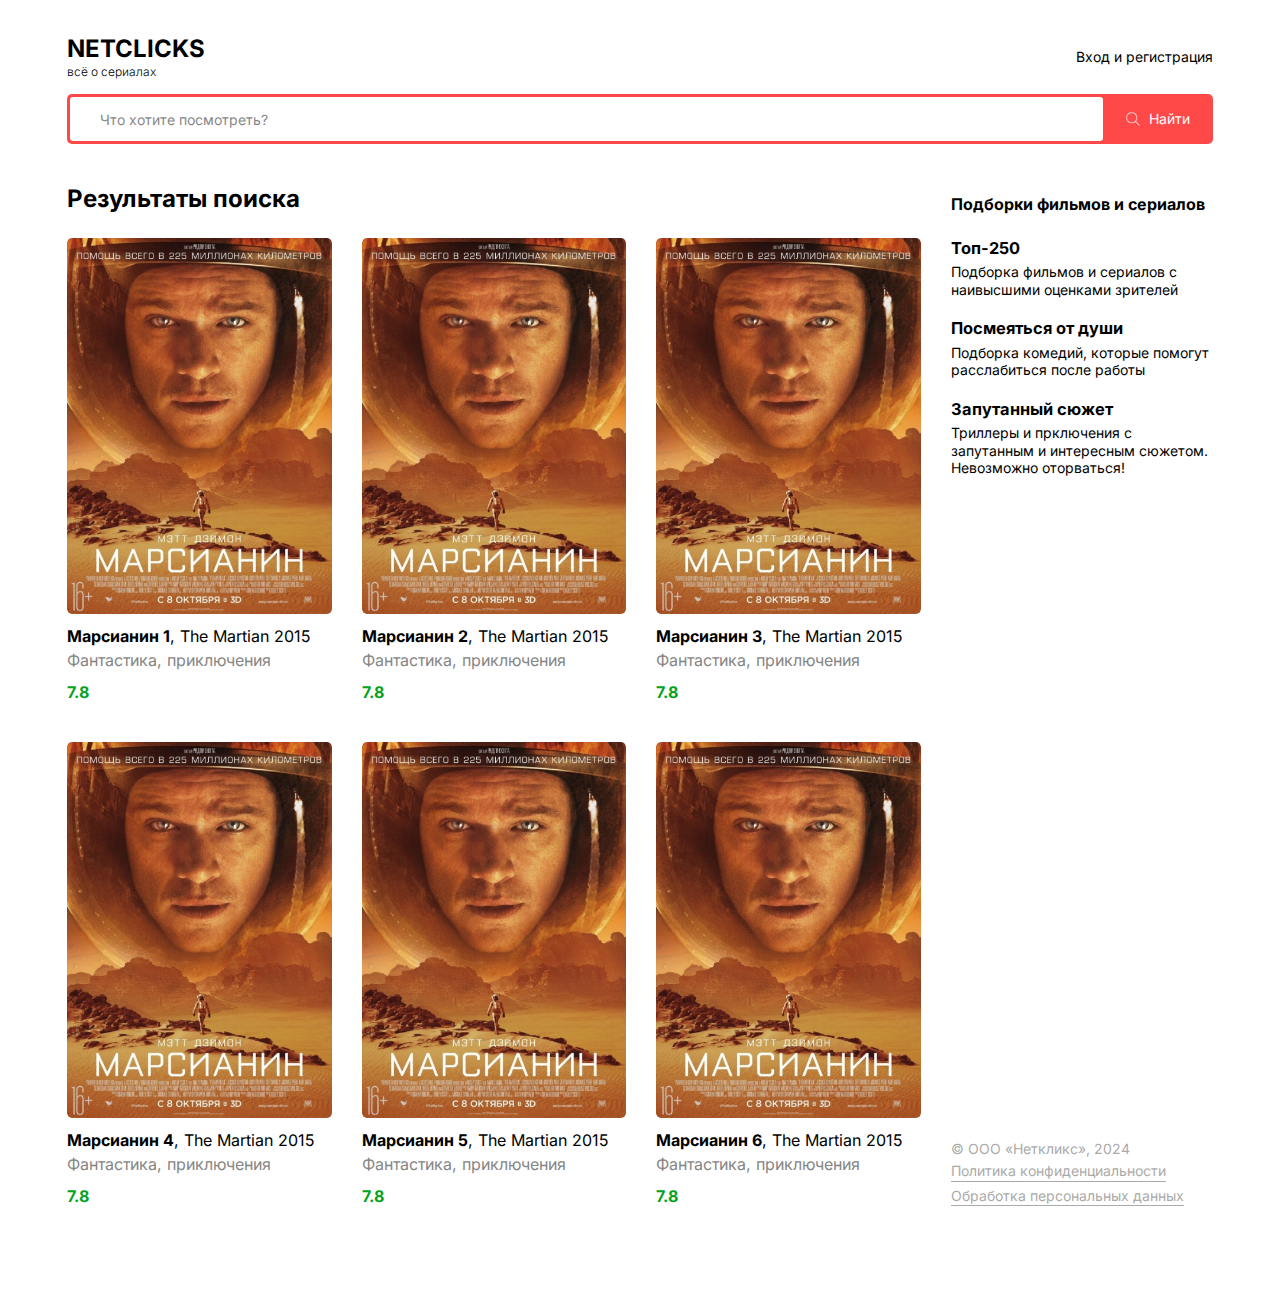
<file: index.html>
<!DOCTYPE html>
<html lang="ru">
<head>
  <meta charset="UTF-8">
  <meta name="viewport" content="width=device-width, initial-scale=1.0">
  <title>Netclicks</title>
  <link rel="preload" href="./fonts/inter-v18-cyrillic_latin-regular.woff2" as="font" type="font/woff2" crossorigin>
  <link rel="stylesheet" href="./styles.css">
  <script src="./scripts.js" defer></script>
</head>
<body>
  <header class="header">
    <div class="container header__container">
      <div class="logo">
        <h1 class="logo__name">Netclicks</h1>
        <p class="logo__text">всё о сериалах</p>
      </div>
      <a class="controls" href="#!">Вход и регистрация</a>
      <img class="burger" src="./img/burger.svg" alt="Мобильное меню">
    </div>
  </header>

  <main>
    <div class="search-block">
      <div class="container">
        <div class="search">
          <input class="search__input" type="text" placeholder="Что хотите посмотреть?">
          <button class="search__btn">
            <img class="search__btn-img" src="./img/search.svg" alt="иконка поиска">
            <span class="search__btn-text">Найти</span>
          </button>
        </div>
      </div>
    </div>

    <section class="content">
      <div class="container content__container">
        <div class="content-wrapper">
          <h2 class="content-wrapper__title">Результаты поиска</h2>

          <ul class="cards">
            <li class="card">
              <a class="card__link" href="./film.html">
                <img class="card__poster" src="./img/poster.jpeg" alt="Film poster" width="264" height="376">
                <div class="card__content">
                  <h3 class="card__title"><span>Марсианин</span>, The Martian 2015</h3>
                  <p class="card__style">Фантастика, приключения</p>
                </div>
                <p class="card__rating">7.8</p>
              </a>
            </li>

            <li class="card">
              <a class="card__link" href="./film.html">
                <img class="card__poster" src="./img/poster.jpeg" alt="Film poster" width="264" height="376">
                <div class="card__content">
                  <h3 class="card__title"><span>Марсианин</span>, The Martian 2015</h3>
                  <p class="card__style">Фантастика, приключения</p>
                </div>
                <p class="card__rating">7.8</p>
              </a>
            </li>

            <li class="card">
              <a class="card__link" href="./film.html">
                <img class="card__poster" src="./img/poster.jpeg" alt="Film poster" width="264" height="376">
                <div class="card__content">
                  <h3 class="card__title"><span>Марсианин</span>, The Martian 2015</h3>
                  <p class="card__style">Фантастика, приключения</p>
                </div>
                <p class="card__rating">7.8</p>
              </a>
            </li>

            <li class="card">
              <a class="card__link" href="./film.html">
                <img class="card__poster" src="./img/poster.jpeg" alt="Film poster" width="264" height="376">
                <div class="card__content">
                  <h3 class="card__title"><span>Марсианин</span>, The Martian 2015</h3>
                  <p class="card__style">Фантастика, приключения</p>
                </div>
                <p class="card__rating">7.8</p>
              </a>
            </li>

            <li class="card">
              <a class="card__link" href="./film.html">
                <img class="card__poster" src="./img/poster.jpeg" alt="Film poster" width="264" height="376">
                <div class="card__content">
                  <h3 class="card__title"><span>Марсианин</span>, The Martian 2015</h3>
                  <p class="card__style">Фантастика, приключения</p>
                </div>
                <p class="card__rating">7.8</p>
              </a>
            </li>

            <li class="card">
              <a class="card__link" href="./film.html">
                <img class="card__poster" src="./img/poster.jpeg" alt="Film poster" width="264" height="376">
                <div class="card__content">
                  <h3 class="card__title"><span>Марсианин</span>, The Martian 2015</h3>
                  <p class="card__style">Фантастика, приключения</p>
                </div>
                <p class="card__rating">7.8</p>
              </a>
            </li>
          </ul>
        </div>

        <aside class="selections-wrapper">
          <h3 class="selections-wrapper__title">Подборки фильмов и сериалов</h3>

          <ul class="selections">
            <li class="selection">
              <a class="selection__link" href="#!"><h3 class="selection__title">Топ-250</h3></a>
              <p class="selection__descr">Подборка фильмов и сериалов с наивысшими оценками зрителей</p>
            </li>
            <li class="selection">
              <a class="selection__link" href="#!"><h3 class="selection__title">Посмеяться от души</h3></a>
              <p class="selection__descr">Подборка комедий, которые помогут расслабиться после работы</p>
            </li>
            <li class="selection">
              <a class="selection__link" href="#!"><h3 class="selection__title">Запутанный сюжет</h3></a>
              <p class="selection__descr">Триллеры и прключения с запутанным и интересным сюжетом. Невозможно оторваться!</p>
            </li>
          </ul>

          <div class="footer">
            <p class="footer__copyright">© ООО «Неткликс», 2024</p>
            <a class="footer__link" href="#!">Политика конфиденциальности</a>
            <a class="footer__link" href="#!">Обработка персональных данных</a>
          </div>
        </aside>
      </div>
    </section>
  </main>

</body>
</html>
</file>
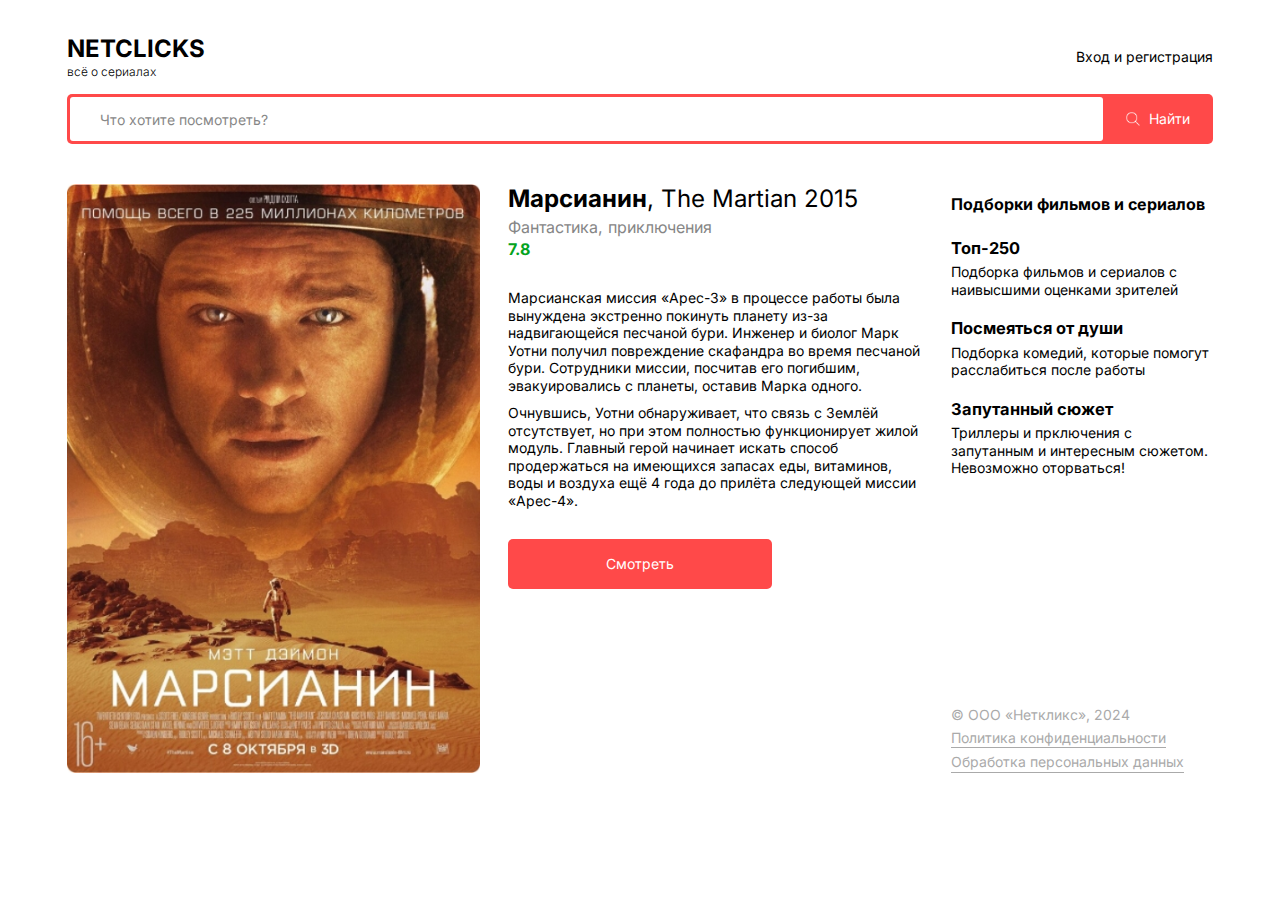
<file: film.html>
<!DOCTYPE html>
<html lang="ru">
<head>
  <meta charset="UTF-8">
  <meta name="viewport" content="width=device-width, initial-scale=1.0">
  <title>Netclicks</title>
  <link rel="preload" href="./fonts/inter-v18-cyrillic_latin-regular.woff2" as="font" type="font/woff2" crossorigin>
  <link rel="stylesheet" href="./styles.css">
  <script src="./scripts.js" defer></script>
</head>
<body>
  <header class="header">
    <div class="container header__container">
      <div class="logo">
        <h1 class="logo__name">Netclicks</h1>
        <p class="logo__text">всё о сериалах</p>
      </div>
      <a class="controls" href="#!">Вход и регистрация</a>
      <img class="burger" src="./img/burger.svg" alt="Мобильное меню">
    </div>
  </header>

  <main>
    <div class="search-block">
      <div class="container">
        <div class="search">
          <input class="search__input" type="text" placeholder="Что хотите посмотреть?">
          <button class="search__btn">
            <img class="search__btn-img" src="./img/search.svg" alt="иконка поиска">
            <span class="search__btn-text">Найти</span>
          </button>
        </div>
      </div>
    </div>

    <section class="content">
      <div class="container content__container">
        <div class="content-wrapper content-wrapper_film">
          <div class="film">
            <img class="film__poster" src="./img/poster.jpeg" alt="Film poster" width="460" height="655">
            <div class="film__content">
              <div class="film__head">
                <h2 class="film__title"><span>Марсианин</span>, The Martian 2015</h2>
                <p class="film__style">Фантастика, приключения</p>
                <p class="film__rating">7.8</p>
              </div>

              <div class="film__description">
                <p class="film__description-text">Марсианская миссия «Арес-3» в процессе работы была вынуждена экстренно покинуть планету из-за надвигающейся песчаной бури. Инженер и биолог Марк Уотни получил повреждение скафандра во время песчаной бури. Сотрудники миссии, посчитав его погибшим, эвакуировались с планеты, оставив Марка одного.</p>
                <p class="film__description-text">Очнувшись, Уотни обнаруживает, что связь с Землёй отсутствует, но при этом полностью функционирует жилой модуль. Главный герой начинает искать способ продержаться на имеющихся запасах еды, витаминов, воды и воздуха ещё 4 года до прилёта следующей миссии «Арес-4».</p>
              </div>

              <button class="film__btn">Смотреть</button>
            </div>
          </div>
        </div>

        <aside class="selections-wrapper">
          <h3 class="selections-wrapper__title">Подборки фильмов и сериалов</h3>

          <ul class="selections">
            <li class="selection">
              <a class="selection__link" href="#!"><h3 class="selection__title">Топ-250</h3></a>
              <p class="selection__descr">Подборка фильмов и сериалов с наивысшими оценками зрителей</p>
            </li>
            <li class="selection">
              <a class="selection__link" href="#!"><h3 class="selection__title">Посмеяться от души</h3></a>
              <p class="selection__descr">Подборка комедий, которые помогут расслабиться после работы</p>
            </li>
            <li class="selection">
              <a class="selection__link" href="#!"><h3 class="selection__title">Запутанный сюжет</h3></a>
              <p class="selection__descr">Триллеры и прключения с запутанным и интересным сюжетом. Невозможно оторваться!</p>
            </li>
          </ul>

          <div class="footer">
            <p class="footer__copyright">© ООО «Неткликс», 2024</p>
            <a class="footer__link" href="#!">Политика конфиденциальности</a>
            <a class="footer__link" href="#!">Обработка персональных данных</a>
          </div>
        </aside>
      </div>
    </section>
  </main>

</body>
</html>
</file>
<file: styles.css>
@font-face {
  font-display: swap;
  font-family: 'Inter';
  font-style: normal;
  font-weight: 300;
  src: url('../fonts/inter-v18-cyrillic_latin-300.woff2') format('woff2');
}
@font-face {
  font-display: swap;
  font-family: 'Inter';
  font-style: normal;
  font-weight: 400;
  src: url('../fonts/inter-v18-cyrillic_latin-regular.woff2') format('woff2');
}
@font-face {
  font-display: swap;
  font-family: 'Inter';
  font-style: normal;
  font-weight: 700;
  src: url('../fonts/inter-v18-cyrillic_latin-700.woff2') format('woff2');
}

html {
  box-sizing: border-box;
}
*,*::before,*::after {
  box-sizing: inherit;
}
* {
  margin: 0;
  padding: 0;
}
body {
  margin: 0;
  padding: 0;
  font-family: "Inter", sans-serif;
  font-optical-sizing: auto;
  font-weight: 400;
  font-style: normal;
  font-size: 14px;
  line-height: 1.25;
  color: #000;
}
img, svg {
  display: block;
  max-width: 100%;
  height: auto;
}
ul {
  list-style: none;
}
button, input, a {
  cursor: pointer;
  font: inherit;
  color: inherit;
}
a {
  text-decoration: none;
}
.container {
  max-width: 1196px;
  padding: 0 25px;
  margin: 0 auto;
}
.header {
  padding: 34px 0 15px;
}
.header__container {
  display: flex;
  justify-content: space-between;
  align-items: center;
  gap: 10px;
  flex-wrap: wrap;
}
.logo__name {
  font-size: 24px;
  font-weight: 700;
  text-transform: uppercase;
}
.logo__text {
  font-size: 12px;
  font-weight: 300;
  line-height: 15px;
}
.controls {
  color: inherit;
  text-decoration: none;
  transition: .3s;
  outline: none;
}
.controls:hover {
  color: #ff4949;
}
.burger {
  display: none;
  align-self: flex-start;
}
.search {
  display: flex;
  justify-content: space-between;
  align-items: center;
  gap: 3px;
  padding: 3px;
  border-radius: 5px;
  background-color: #ff4949;
  height: 50px;
}
.search__input {
  flex-grow: 1;
  min-width: 0;
  height: 100%;
  padding: 14px 30px;
  border-radius: 3px;
  border: none;
  background-color: #fff;
  outline: none;
  font: inherit;
}
.search__input::placeholder {
  color: #878787;
}
.search__btn {
  display: flex;
  align-items: center;
  gap: 9px;
  padding: 0 20px;
  border: none;
  background-color: transparent;
  outline: none;
  font: inherit;
}
.search__btn-img {
  flex-shrink: 0;
}
.search__btn-text {
  color: #fff;
}

.content {
  padding: 40px 0 94px;
}
.content__container {
  display: flex;
  justify-content: space-between;
  gap: 30px;
}

.content-wrapper {
  flex-grow: 1;
}
.content-wrapper__title {
  margin-bottom: 24px;
  font-size: 24px;
  font-weight: 700;
}

.cards {
  display: flex;
  flex-wrap: wrap;
  gap: 40px 30px;
}
.card {
  width: calc((100% - 60px) / 3);
}
.card__link {
  display: flex;
  flex-direction: column;
  gap: 12px;
}
.card__poster {
  max-height: 376px;
  width: 100%;
  object-fit: cover;
  border-radius: 5px;
}
.card__title {
  margin-bottom: 4px;
  font-size: 16px;
  font-weight: 400;
}
.card__title span {
  font-weight: 700;
}
.card__style {
  color: #868686;
  font-size: 16px;
}
.card__rating {
  color: #04a31e;
  font-size: 16px;
  font-weight: 700;
}

.selections-wrapper {
  width: 262px;
  flex-shrink: 0;
  display: flex;
  flex-direction: column;
  gap: 24px;
}
.selections-wrapper__title {
  padding-top: 10px;
  font-size: 16px;
  font-weight: 700;
}
.selections {
  flex-grow: 1;
  display: flex;
  flex-direction: column;
  gap: 20px;
}
.selection__link {
  display: block;
  width: fit-content;
  color: inherit;
  text-decoration: none;
  transition: .3s;
  outline: none;
  margin-bottom: 5px;
}
.selection__link:hover {
  color: #ff4949;
}

.footer {
  display: flex;
  flex-direction: column;
  gap: 5px;
  color: #aaaaaa;
}
.footer__link {
  width: fit-content;
  color: inherit;
  text-decoration: none;
  padding-bottom: 1px;
  border-bottom: 1px solid #aaaaaa;
  transition: .3s;
  outline: none;
}
.footer__link:hover {
  color: #ff4949;
  border-bottom-color: #ff4949;
}

.film {
  display: flex;
  align-items: start;
  gap: 28px;
}
.film__poster {
  width: calc((100% - 28px) / 2);
  height: auto;
  object-fit: contain;
}
.film__content {
  width: calc((100% - 28px) / 2);
  display: flex;
  flex-direction: column;
  gap: 30px;
}
.film__title {
  margin-bottom: 3px;
  font-size: 24px;
  font-weight: 400;
}
.film__title span {
  font-weight: 700;
}
.film__style {
  margin-bottom: 2px;
  color: #868686;
  font-size: 16px;
}
.film__rating {
  color: #04a31e;
  font-size: 16px;
  font-weight: 700;
}
.film__description {
  flex-grow: 1;
}
.film__description-text:not(:last-child) {
  margin-bottom: 10px;
}
.film__btn {
  width: 264px;
  height: 50px;
  color: #fff;
  border: none;
  border-radius: 5px;
  background-color: #ff4949;
  transition: .3s;
  outline: none;
}
.film__btn:hover {
  box-shadow: 0 0 15px rgba(0,0,0,.3);
}

@media (max-width: 991px) {
  .card {
    width: calc((100% - 30px) / 2);
  }
}

@media (max-width: 768px) {
  .header {
    padding: 26px 0;
  }
  .controls {
    display: none;
  }
  .burger {
    display: block;
  }
  .search__input {
    padding: 14px 16px;
  }
  .search__btn {
    padding: 0 15px;
  }
  .search__btn-text {
    display: none;
  }
  .content__container {
    flex-direction: column;
  }
  .selections-wrapper {
    width: 100%;
  }
  .selections {
    margin-bottom: 120px;
  }
}

@media (max-width: 610px) {
  .content-wrapper_film {
    margin-bottom: 30px;
  }
  .film {
    flex-direction: column;
  }
  .film__poster,
  .film__content {
    width: 100%;
  }
  .film__title {
    margin-bottom: 5px;
    font-size: 16px;
  }
  .film__style {
    margin-bottom: 12px;
  }
}

@media (max-width: 480px) {
  .card {
    width: 100%;
  }
}
</file>
